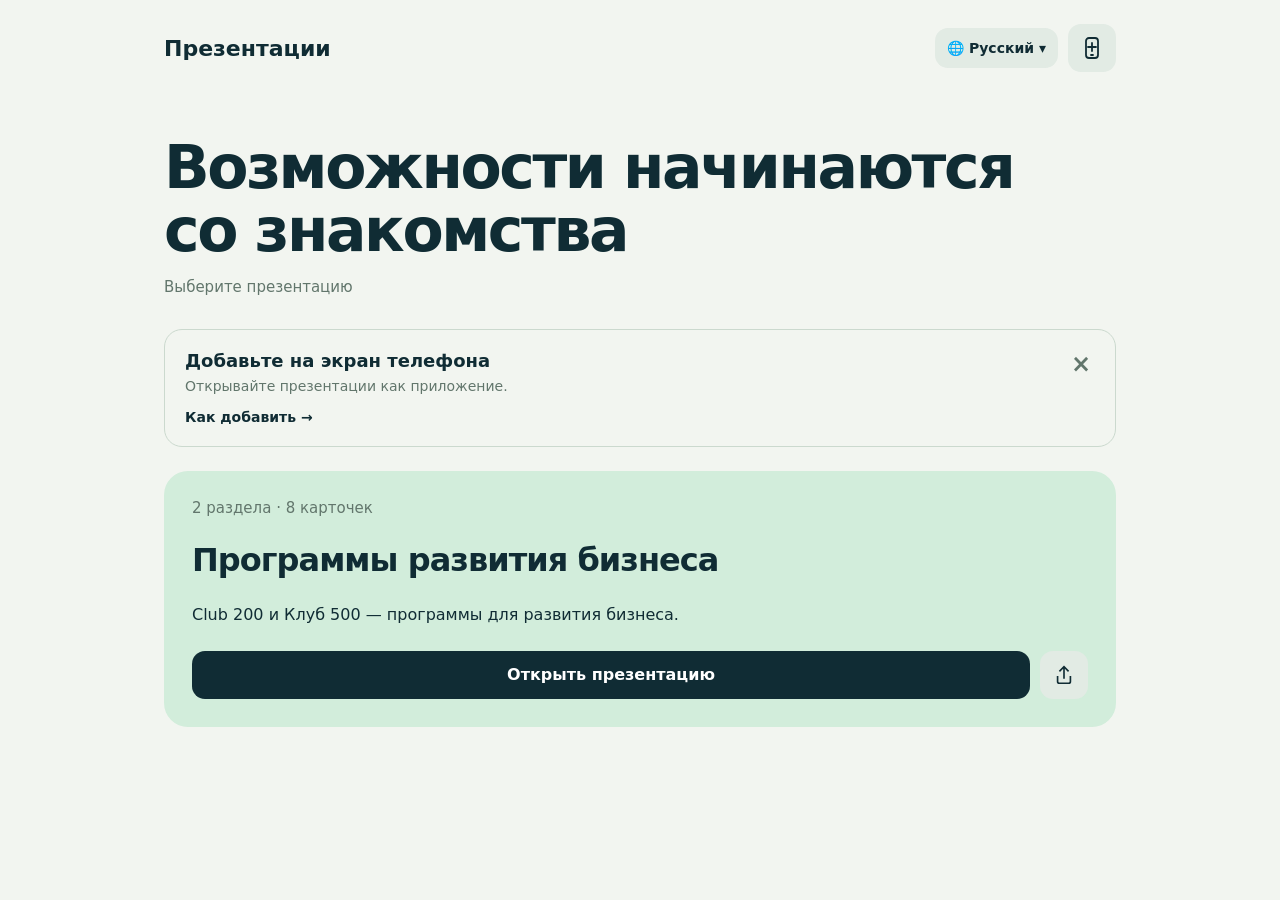
<file: presentation/index.html>
<!doctype html><html lang="ru"><meta charset="utf-8"><meta name="viewport" content="width=device-width,initial-scale=1,viewport-fit=cover"><meta name="theme-color" content="#102c34"><meta name="apple-mobile-web-app-capable" content="yes"><link rel="manifest" href="manifest.webmanifest"><title>Презентации · Kolossdesign</title><style>*{box-sizing:border-box}body{margin:0;font-family:system-ui,-apple-system,sans-serif;color:#102c34;background:#f2f5f0}button,input,a{font:inherit}button,a.cta{border:0;border-radius:13px;padding:13px 18px;background:#102c34;color:white;font-weight:600;cursor:pointer}button:disabled{opacity:.3}button:focus-visible,a:focus-visible{outline:3px solid #16a88d;outline-offset:3px}[hidden]{display:none!important}h1,h2,p{margin:0}p{line-height:1.5}header,.row{display:flex;justify-content:space-between;align-items:center;gap:10px}.wrap{max-width:1000px;margin:auto;padding:24px}.brand{font-size:22px;font-weight:800}.intro{padding:50px 0 30px}.intro h1{font-size:clamp(34px,6vw,60px);line-height:1.05;letter-spacing:-.04em;margin:14px 0}.muted{color:#62766c;font-size:15px}.intro p{max-width:600px}.grid{display:grid;grid-template-columns:repeat(auto-fit,minmax(250px,1fr));gap:20px}.tile{background:white;border-radius:24px;padding:28px;display:grid;gap:24px}.tile:nth-child(2){background:#d2eddb}.tile h2{font-size:32px;letter-spacing:-.03em}.secondary{background:#e2ebe4;color:#102c34}#viewer{position:fixed;inset:0;height:100dvh;background:#102c34;color:white;display:flex;flex-direction:column;padding:max(12px,env(safe-area-inset-top)) max(18px,env(safe-area-inset-right)) max(12px,env(safe-area-inset-bottom)) max(18px,env(safe-area-inset-left));touch-action:none;overscroll-behavior:none}#viewer button{background:#ffffff15;color:white}#viewer header{padding:0;gap:6px}#viewer header button{font-size:14px;padding:10px}#stage{flex:1;min-height:0;width:min(100%,900px);margin:auto;display:flex;flex-direction:column;justify-content:center;gap:22px;padding:20px 0}.topic{color:#add8be;font-size:15px}#stage h1{font-size:clamp(32px,5vw,62px);line-height:1.05;letter-spacing:-.04em}#stage p{font-size:clamp(18px,2.6vw,25px);color:#d1e3d8;max-width:700px}.controls{width:min(100%,900px);margin:auto;display:grid;gap:10px}.controls .sections{display:flex;justify-content:center;gap:8px}.sections button{font-size:14px;padding:9px 12px}#progress{text-align:center;color:#b5cbbf;font-size:13px}.steps{display:flex;gap:10px}.steps button{flex:1;padding:20px 10px}.steps button.active{background:#c5efd2!important;color:#102c34!important;transform:translateY(-4px)}.steps strong{display:block;font-size:30px;margin-bottom:8px}a.cta{background:#c5efd2;color:#102c34;text-decoration:none;align-self:flex-start}.enter{animation:enter .25s ease-out}@keyframes enter{from{opacity:0;transform:translateY(12px)}}dialog{border:0;border-radius:24px;color:#102c34;padding:26px;max-width:480px;width:calc(100% - 30px)}dialog::backdrop{background:#071914bb}dialog h2{font-size:28px;margin:10px 0 20px}dialog p{margin-bottom:16px;color:#62766c}.close{float:right;background:#e2ebe4;color:#102c34;padding:8px 12px}.list{display:grid;gap:10px}.list button{text-align:left;background:#e2ebe4;color:#102c34}input{width:100%;padding:13px;border:1px solid #acbfb0;border-radius:10px;margin:10px 0}#toast{position:fixed;bottom:24px;left:50%;transform:translateX(-50%);background:#d2eddb;color:#102c34;padding:14px 18px;border-radius:14px;z-index:9;max-width:90%;font-size:14px}.hint{margin-top:24px;font-size:14px;color:#62766c}@media(max-height:650px){#stage{gap:10px;padding:10px 0}#stage h1{font-size:32px}#stage p{font-size:18px}.steps button{padding:10px}.controls{gap:6px}}@media(prefers-reduced-motion:reduce){*{animation:none!important;transition:none!important}}.tile-actions{display:flex;gap:10px;align-items:stretch;margin-top:auto}.tile-actions>button:first-child{flex:1}.share-tile{display:flex;align-items:center;justify-content:center;padding:13px;flex:0 0 48px}.tile-actions>button:first-child{padding:13px 12px}.install-hint{display:flex;justify-content:space-between;gap:16px;border:1px solid #cbd9ce;border-radius:18px;padding:20px;margin-bottom:24px}.install-hint strong{font-size:18px}.install-hint p{font-size:14px;color:#62766c;margin-top:5px}.install-link{padding:12px 0 0;background:transparent;color:#102c34;font-size:14px}.install-dismiss{align-self:flex-start;background:transparent;color:#62766c;padding:0 4px;font-size:24px}.install-guide ol{padding-left:22px;line-height:1.6;margin:12px 0 20px}.install-guide h3{margin-bottom:8px}.identity{display:flex;justify-content:space-between;align-items:center;gap:14px;padding:18px 0;margin-top:18px;border-bottom:1px solid #dce5de}.identity span{display:block;font-size:13px;color:#62766c;margin-bottom:4px}.identity strong{font-size:15px}.identity button{font-size:13px;padding:11px 13px}@media(max-width:480px){.identity{align-items:flex-start;flex-direction:column}}.club-sets{display:grid;grid-template-columns:repeat(3,1fr);gap:10px}.club-sets>div{background:#ffffff12;border-radius:14px;padding:14px}.club-sets span{display:block;font-size:13px;color:#add8be}.club-sets strong{display:block;font-size:25px;margin:6px 0}.club-sets small{font-size:14px;font-weight:500}@media(max-width:480px){.club-sets{grid-template-columns:repeat(2,1fr);gap:8px}.club-sets>div{padding:10px}.club-sets strong{font-size:22px}#stage:has(.club-sets){gap:12px}#stage:has(.club-sets) h1{font-size:28px}#stage:has(.club-sets) p{font-size:16px}}#viewer{touch-action:auto}#stage{display:block;width:100%;flex:1;min-height:0;padding:0;overflow-y:auto;overflow-x:hidden;overscroll-behavior-y:contain;scroll-behavior:smooth}#viewer>footer{display:none}.scroll-section{min-height:100%;padding:28px 0 38px;display:flex;flex-direction:column;justify-content:center;gap:20px;max-width:900px;margin:auto;border-bottom:1px solid #ffffff20}.scroll-section>.topic{padding:0 4px}.card-track{display:flex;overflow-x:auto;scroll-snap-type:x mandatory;scrollbar-width:none;overscroll-behavior-x:contain;align-items:stretch}.card-track::-webkit-scrollbar{display:none}.scroll-card{flex:0 0 100%;min-width:0;scroll-snap-align:start;display:flex;flex-direction:column;justify-content:center;gap:22px;padding:4px}.track-nav{display:flex;align-items:center;justify-content:space-between;gap:16px}.track-nav span{color:#add8be;font-size:13px}.track-nav button{padding:10px 20px}.scroll-card .club-sets{margin-top:8px}@media(max-width:480px){.scroll-card{gap:16px}.scroll-section{padding:26px 0 36px}#stage .scroll-card:has(.club-sets) h1{font-size:28px}#stage .scroll-card:has(.club-sets) p{font-size:16px}}@media(prefers-reduced-motion:reduce){#stage{scroll-behavior:auto}}#languageButton{font-size:14px;padding:12px;white-space:nowrap}#languageDlg [data-lang]{display:flex;justify-content:space-between}#languageDlg [data-lang]:not([data-lang="ru"]){color:#62766c}@media(max-width:420px){header .brand{font-size:19px}#languageButton{font-size:13px;padding:11px}}</style><main class="wrap" id="catalog"><header><span class="brand">Презентации</span><div class="row"><button class="secondary" id="languageButton" aria-label="Выбрать язык">🌐 Русский ▾</button><button class="secondary" id="catalogMenu" aria-label="Добавить на экран телефона" title="Добавить на экран телефона" style="display:flex;align-items:center;justify-content:center;padding:12px"><svg width="24" height="24" viewBox="0 0 24 24" fill="none" stroke="currentColor" stroke-width="1.8" stroke-linecap="round" stroke-linejoin="round" aria-hidden="true"><rect x="6" y="2" width="12" height="20" rx="3"/><path d="M12 7v8m-4-4h8M11 19h2"/></svg></button></div></header><div id="identity" class="identity"></div><section class="intro"><h1>Возможности начинаются<br>со знакомства</h1><p class="muted">Выберите презентацию</p></section><aside id="installHint" class="install-hint"><div><strong>Добавьте на экран телефона</strong><p>Открывайте презентации как приложение.</p><button id="installHelp" class="install-link">Как добавить →</button></div><button id="dismissInstall" class="install-dismiss" aria-label="Скрыть подсказку">×</button></aside><div class="grid"><article class="tile"><span class="muted">3 раздела · 8 карточек</span><h2>О компании и бизнесе</h2><p>Знакомство, первые шаги и регистрация через консультанта.</p><div class="tile-actions"><button data-open="business">Открыть презентацию</button><button class="share-tile secondary" data-share="business" aria-label="Поделиться: О компании и бизнесе" title="Поделиться"><svg width="22" height="22" viewBox="0 0 24 24" fill="none" stroke="currentColor" stroke-width="1.8" aria-hidden="true"><path d="M12 16V3m-5 5 5-5 5 5M5 13v6a2 2 0 0 0 2 2h10a2 2 0 0 0 2-2v-6"/></svg></button></div></article><article class="tile"><span class="muted">2 раздела · 8 карточек</span><h2>Программы развития бизнеса</h2><p>Club 200 и Клуб 500 — программы для развития бизнеса.</p><div class="tile-actions"><button data-open="programs">Открыть презентацию</button><button class="share-tile secondary" data-share="programs" aria-label="Поделиться: Программы развития бизнеса" title="Поделиться"><svg width="22" height="22" viewBox="0 0 24 24" fill="none" stroke="currentColor" stroke-width="1.8" aria-hidden="true"><path d="M12 16V3m-5 5 5-5 5 5M5 13v6a2 2 0 0 0 2 2h10a2 2 0 0 0 2-2v-6"/></svg></button></div></article><article class="tile"><span class="muted">2 раздела · 4 карточки</span><h2>Знакомство с продуктом</h2><p>Второй материал для проверки каталога и возврата.</p><div class="tile-actions"><button data-open="product">Открыть презентацию</button><button class="share-tile secondary" data-share="product" aria-label="Поделиться: Знакомство с продуктом" title="Поделиться"><svg width="22" height="22" viewBox="0 0 24 24" fill="none" stroke="currentColor" stroke-width="1.8" aria-hidden="true"><path d="M12 16V3m-5 5 5-5 5 5M5 13v6a2 2 0 0 0 2 2h10a2 2 0 0 0 2-2v-6"/></svg></button></div></article></div></main><section id="viewer" hidden><header><button id="back">Все презентации</button><div class="row"><button id="menu">Разделы</button><button id="actions" aria-label="Действия">•••</button></div></header><article id="stage"></article><footer class="controls"><div class="row"><button id="prev" aria-label="Предыдущая карточка">‹</button><span id="dots"></span><button id="next" aria-label="Следующая карточка">›</button></div><div class="sections" hidden><button id="up">Предыдущий раздел</button><button id="down">Следующий раздел</button></div><div id="progress" hidden></div></footer></section><dialog id="startDlg"><button class="close" data-close>Закрыть</button><h2 id="startTitle">Начать показ</h2><p>Попробуем включить полный экран после нажатия. Если браузер не разрешит, показ продолжится в текущем окне.</p><button id="start">Начать презентацию</button></dialog><dialog id="menuDlg"><button class="close" data-close>Закрыть</button><h2>Разделы</h2><div class="list" id="sectionList"></div></dialog><dialog id="actionsDlg"><button class="close" data-close>Закрыть</button><h2>Действия</h2><div class="list"><button id="languageAction">🌐 Язык · Русский</button><button id="full">На весь экран</button><button id="share">Поделиться презентацией</button><button id="copy">Скопировать ссылку</button><button id="offline">Сохранить офлайн</button><button id="editLink" hidden>О консультанте</button><button id="viewerInstall">Добавить на экран телефона</button></div><p class="hint">Для запуска без адресной строки добавьте сайт на домашний экран. На iPhone: Safari → Поделиться → На экран «Домой» → «Открывать как веб-приложение».</p></dialog><dialog id="setupDlg"><button class="close" data-close>Закрыть</button><h2>Анна Смирнова</h2><p>Консультант №123456 · демонстрационный профиль</p><p>Когда вы делитесь презентацией, она автоматически привязывается к вашему профилю. Вручную вводить ссылку не нужно.</p><button id="clientPreview">Посмотреть глазами клиента</button></dialog><dialog id="registrationDlg"><button class="close" data-close>Закрыть</button><h2>Регистрация с консультантом</h2><p>Анна Смирнова · №123456</p><p>В рабочей версии здесь откроется регистрация компании по персональной ссылке Анны. Сейчас показан пример без подключения к личному кабинету.</p></dialog><div id="toast" hidden role="status"></div><dialog id="catalogMenuDlg"><button class="close" data-close aria-label="Закрыть">×</button><h2>Меню</h2><div class="list"><button id="setup">Мой профиль</button><button id="catalogInstall">Добавить на экран телефона</button></div></dialog><dialog id="languageDlg"><button class="close" data-close aria-label="Закрыть">×</button><h2>Язык презентаций</h2><p>Выберите язык материалов.</p><div class="list"><button data-lang="ru">Русский <span>✓</span></button><button data-lang="de">Deutsch</button><button data-lang="cs">Čeština</button><button data-lang="pl">Polski</button><button data-lang="sr">Srpski</button></div><p class="hint" id="languageNote">Сейчас в прототип загружен только русский текст. Другие версии пока доступны в исходных PDF.</p></dialog><dialog id="installDlg" class="install-guide"><button class="close" data-close aria-label="Закрыть">×</button><h2>Презентации под рукой</h2><div id="iphoneGuide"><h3>На iPhone</h3><ol><li>Откройте этот сайт в Safari.</li><li>Нажмите «Поделиться» → «На экран “Домой”».</li><li>Включите «Открывать как веб-приложение», если есть такой пункт, и нажмите «Добавить».</li></ol></div><div id="androidGuide"><h3>На Android</h3><ol><li>Откройте этот сайт в Chrome.</li><li>Нажмите ⋮ → «Установить и создать ярлык» или «На главный экран».</li><li>Подтвердите установку.</li></ol></div><p>Затем запускайте презентации через новую иконку. Для просмотра без интернета заранее сохраните материалы: «•••» → «Сохранить офлайн».</p></dialog><script>
const $=id=>document.getElementById(id),decks={business:{title:'О компании и бизнесе',sections:[{title:'Знакомство',cards:[['Сначала — ваш интерес.','Что вам ближе: познакомиться с продуктом или узнать о сотрудничестве?'],['Два вопроса — две темы.','Продукт и сотрудничество можно обсудить отдельно. В меню разделов выбираем нужную тему.'],['Одна карточка — одна мысль.','Влево — продолжить тему. Вверх — перейти к следующему разделу.']]},{title:'Первые шаги',cards:[['Путь состоит из понятных действий.','Нажмите на этап, чтобы раскрыть последовательность.','steps'],['Изучаем условия до решения.','В реальной презентации здесь будут утверждённые правила, расходы и ограничения. Пример не обещает доход.'],['Вернитесь к любому вопросу.','Кнопка «Разделы» открывает список тем. Свайп вниз возвращает к предыдущему разделу.']]},{title:'Следующий шаг',cards:[['Продолжите разговор с консультантом.','Презентацию можно отправить после встречи: «•••» → «Поделиться презентацией».'],['Решение остаётся за вами.','Кнопка ниже открывает персональную ссылку консультанта.','register']]}]},product:{title:'Знакомство с продуктом',sections:[{title:'О продукте',cards:[['Начинаем с потребности.','Консультант уточняет интерес человека и выбирает подходящий материал.'],['Раскрываем детали постепенно.','Состав, применение и ограничения будут согласованы специалистами компании.']]},{title:'Вопросы',cards:[['Не нужно листать всё подряд.','Можно выбрать тему в меню или вернуться к каталогу.'],['Сохраните материал для себя.','В меню «•••» можно скопировать ссылку и отправить её в мессенджере.']]}]}};
decks.programs={"title": "Программы развития бизнеса", "sections": [{"title": "Club 200", "cards": [["Club 200", "Для новых консультантов Siberian Wellness. Стартуйте на выгодных условиях!"], ["Как стать участником", "Зарегистрируйтесь в качестве консультанта. Оформляйте заказы на 200+ баллов с первого или второго месяца — в течение шести месяцев подряд."], ["Каждый месяц — wellness-набор", "Участники Club 200 могут получать наборы продукции за 15 € каждый месяц. Больше месяцев в клубе — больше ваша выгода.", "clubSets"], ["Шесть наборов — за 90 €", "Стоимость шести наборов — 700 €. Для участников Club 200 — 90 €. Выгода за шесть месяцев — 610 €."], ["Условия программы", "Учитываются покупки, совершённые на территории ЕС. Цены указаны с НДС. Информация из русскоязычной версии DE_RU презентации «Программы развития бизнеса»."]]}]};decks.programs.sections.push({"title": "Клуб 500", "cards": [["Клуб 500", "Второй раздел презентации. Здесь можно проверить переход из Club 200 и обратно."], ["Условия участия", "Здесь будут условия Клуба 500 из утверждённой презентации. Пока это карточка для проверки навигации."], ["Следующий шаг", "Листайте карточки влево и вправо. Чтобы вернуться к Club 200, используйте переход к предыдущему разделу или меню «Разделы»."]]});let deck='business',section=0,card=0,step=0,timer;const params=new URLSearchParams(location.search);function valid(s){try{const u=new URL(s);return /^https?:$/.test(u.protocol)?u.href:''}catch{return ''}}function saved(){try{return localStorage.getItem('presentation-reg')||''}catch{return ''}}let reg=valid(params.get('reg')||saved());function say(s){$('toast').textContent=s;$('toast').hidden=false;clearTimeout(timer);timer=setTimeout(()=>$('toast').hidden=true,4500)}function dialog(id){document.querySelectorAll('dialog[open]').forEach(d=>d.close());$(id).showModal()}function open(id){deck=id;section=card=step=0;$('catalog').hidden=true;$('viewer').hidden=false;document.body.style.overflow='hidden';render()}async function full(){try{if(document.fullscreenElement)return;if(!document.documentElement.requestFullscreen){say('Полный экран недоступен. Показ работает в текущем окне.');return}await document.documentElement.requestFullscreen()}catch{say('Браузер не разрешил полный экран. Показ продолжается.')}}function setup(){dialog('setupDlg')}function render(){const stage=$('stage');stage.replaceChildren();decks[deck].sections.forEach((sec,si)=>{const panel=document.createElement('section');panel.className='scroll-section';panel.dataset.section=si;const topic=document.createElement('div');topic.className='topic';topic.textContent=sec.title;panel.append(topic);const track=document.createElement('div');track.className='card-track';sec.cards.forEach((content,ci)=>{const slide=document.createElement('article');slide.className='scroll-card';const h=document.createElement('h1');h.textContent=content[0];const text=document.createElement('p');text.textContent=content[1];slide.append(h,text);if(content[2]==='clubSets'){const sets=document.createElement('div');sets.className='club-sets';[80,70,90,120,140,200].forEach((value,i)=>{const item=document.createElement('div');item.innerHTML='<span>Месяц '+(i+1)+'</span><strong>'+value+' € <small>за 15 €</small></strong><span>Выгода '+(value-15)+' €</span>';sets.append(item)});slide.append(sets)}if(content[2]==='steps'){const steps=document.createElement('div');steps.className='steps';['Обсудить интерес','Изучить условия','Принять решение'].forEach((label,i)=>{const btn=document.createElement('button');btn.textContent=(i+1)+'. '+label;btn.onclick=()=>btn.classList.toggle('active');steps.append(btn)});slide.append(steps)}if(content[2]==='register'){const btn=document.createElement('button');btn.textContent='Зарегистрироваться';btn.onclick=()=>dialog('registrationDlg');slide.append(btn)}track.append(slide)});const nav=document.createElement('div');nav.className='track-nav';const prev=document.createElement('button');prev.textContent='‹';prev.setAttribute('aria-label','Предыдущая карточка');const next=document.createElement('button');next.textContent='›';next.setAttribute('aria-label','Следующая карточка');const dots=document.createElement('span');const update=()=>{const index=Math.round(track.scrollLeft/track.clientWidth);dots.textContent=sec.cards.map((_,i)=>i===index?'●':'○').join(' ');prev.disabled=index===0;next.disabled=index===sec.cards.length-1};prev.onclick=()=>track.scrollBy({left:-track.clientWidth,behavior:'smooth'});next.onclick=()=>track.scrollBy({left:track.clientWidth,behavior:'smooth'});track.addEventListener('scroll',update,{passive:true});nav.append(prev,dots,next);panel.append(track,nav);stage.append(panel);requestAnimationFrame(update)});stage.scrollTop=0}function move(x,y){const panels=[...$('stage').children];if(y){section=Math.max(0,Math.min(panels.length-1,section+y));panels[section].scrollIntoView({behavior:'smooth',block:'start'})}else panels[section]?.querySelector('.card-track').scrollBy({left:x*panels[section].querySelector('.card-track').clientWidth,behavior:'smooth'})}function url(){const u=new URL(location.href);u.search='';u.hash='';u.searchParams.set('deck',deck);u.searchParams.set('ref','123456');u.searchParams.set('view','client');return u.href}async function copy(){try{await navigator.clipboard.writeText(url());say('Ссылка скопирована')}catch{prompt('Скопируйте ссылку',url())}}
$('languageButton').onclick=$('languageAction').onclick=()=>dialog('languageDlg');document.querySelectorAll('[data-lang]').forEach(b=>b.onclick=()=>{if(b.dataset.lang==='ru'){$('languageDlg').close();return}$('languageNote').textContent='Эта языковая версия ещё не перенесена в прототип. Сейчас доступна русская презентация.';say('Перевод ещё не добавлен')});const isClient=params.get('view')==='client'||(params.get('view')!=='consultant'&&params.has('ref'));if(!isClient)document.querySelectorAll('.tile').forEach(tile=>{tile.hidden=tile.querySelector('[data-open]').dataset.open!=='programs'});$('identity').innerHTML=isClient?'<div><span>Презентацией поделилась</span><strong>Анна Смирнова · №123456</strong></div><button id="joinConsultant">Зарегистрироваться</button>':'<div><span>Вы вошли как консультант</span><strong>Анна Смирнова · №123456</strong></div><button class="secondary" id="showClient">Вид клиента ↗</button>';if(isClient){$('joinConsultant').onclick=()=>dialog('registrationDlg');$('setup').hidden=true;$('editLink').textContent='О консультанте'}else {$('identity').replaceChildren();$('identity').hidden=true};$('clientPreview').onclick=()=>{const u=new URL(location.href);u.searchParams.set('view','client');u.searchParams.set('ref','123456');location.href=u};const standalone=matchMedia('(display-mode: standalone)');function updateInstallHint(){let dismissed=false;try{dismissed=sessionStorage.getItem('install-hint-dismissed')==='1'}catch{}$('installHint').hidden=standalone.matches||navigator.standalone===true||dismissed}updateInstallHint();standalone.addEventListener('change',updateInstallHint);$('dismissInstall').onclick=()=>{try{sessionStorage.setItem('install-hint-dismissed','1')}catch{}$('installHint').hidden=true};$('catalogMenu').onclick=()=> $('installHelp').onclick();$('catalogInstall').onclick=$('viewerInstall').onclick=()=> $('installHelp').onclick();$('installHelp').onclick=()=>{const ua=navigator.userAgent;const iphone=/iPhone|iPad|iPod/.test(ua);const android=/Android/.test(ua);$('iphoneGuide').hidden=android;$('androidGuide').hidden=iphone;dialog('installDlg')};document.querySelectorAll('[data-open]').forEach(b=>b.onclick=()=>open(b.dataset.open));document.querySelectorAll('[data-close]').forEach(b=>b.onclick=()=>b.closest('dialog').close());$('start').onclick=()=>{$('startDlg').close();$('catalog').hidden=true;$('viewer').hidden=false;document.body.style.overflow='hidden';render();full()};$('back').onclick=()=>{$('viewer').hidden=true;$('catalog').hidden=false;document.body.style.overflow='';if(document.fullscreenElement)document.exitFullscreen().catch(()=>{});const u=new URL(location.href);u.searchParams.delete('deck');history.replaceState(null,'',u)};$('prev').onclick=()=>move(-1,0);$('next').onclick=()=>move(1,0);$('up').onclick=()=>move(0,-1);$('down').onclick=()=>move(0,1);$('menu').onclick=()=>{$('sectionList').replaceChildren(...decks[deck].sections.map((s,i)=>{const b=document.createElement('button');b.textContent=s.title;b.onclick=()=>{section=i;card=step=0;$('menuDlg').close();$('stage').children[i].scrollIntoView({behavior:'smooth',block:'start'})};return b}));dialog('menuDlg')};$('actions').onclick=()=>dialog('actionsDlg');$('full').onclick=()=>{$('actionsDlg').close();full()};$('setup').onclick=$('editLink').onclick=setup;$('copy').onclick=copy;document.querySelectorAll('[data-share]').forEach(b=>b.onclick=()=>{deck=b.dataset.share;$('share').onclick()});$('share').onclick=async()=>{try{if(navigator.share)await navigator.share({title:decks[deck].title,url:url()});else await copy()}catch(e){if(e.name!=='AbortError')await copy()}};document.addEventListener('keydown',e=>{const m={ArrowLeft:[-1,0],ArrowRight:[1,0],ArrowUp:[0,-1],ArrowDown:[0,1]};if(m[e.key]&&!$('viewer').hidden&&!document.querySelector('dialog[open]')){e.preventDefault();move(...m[e.key])}});let sw=null;if('serviceWorker'in navigator)sw=navigator.serviceWorker.register('./sw.js').then(()=>navigator.serviceWorker.ready).catch(()=>null);$('offline').onclick=async()=>{const b=$('offline');b.disabled=true;try{const r=sw&&await sw;if(!r?.active){say('Офлайн недоступен. Откройте сайт в Safari или Chrome.');return}const channel=new MessageChannel();const answer=new Promise(resolve=>{channel.port1.onmessage=e=>resolve(e.data.ok);setTimeout(()=>resolve(false),15000)});r.active.postMessage({type:'SAVE_OFFLINE'},[channel.port2]);if(await answer){say('Сохранено. Можно включить авиарежим и проверить показ.');if($('offlineStatus'))$('offlineStatus').textContent='Материалы сохранены для показа без сети. Чтобы обновить их, откройте сайт с интернетом.'}else say('Не удалось сохранить. Проверьте интернет.')}finally{b.disabled=false}};window.addEventListener('offline',()=>say('Нет сети. Сохранённый показ работает; регистрация требует интернета.'));if(params.get('deck')in decks)open(params.get('deck'));
</script></html>
</file>
